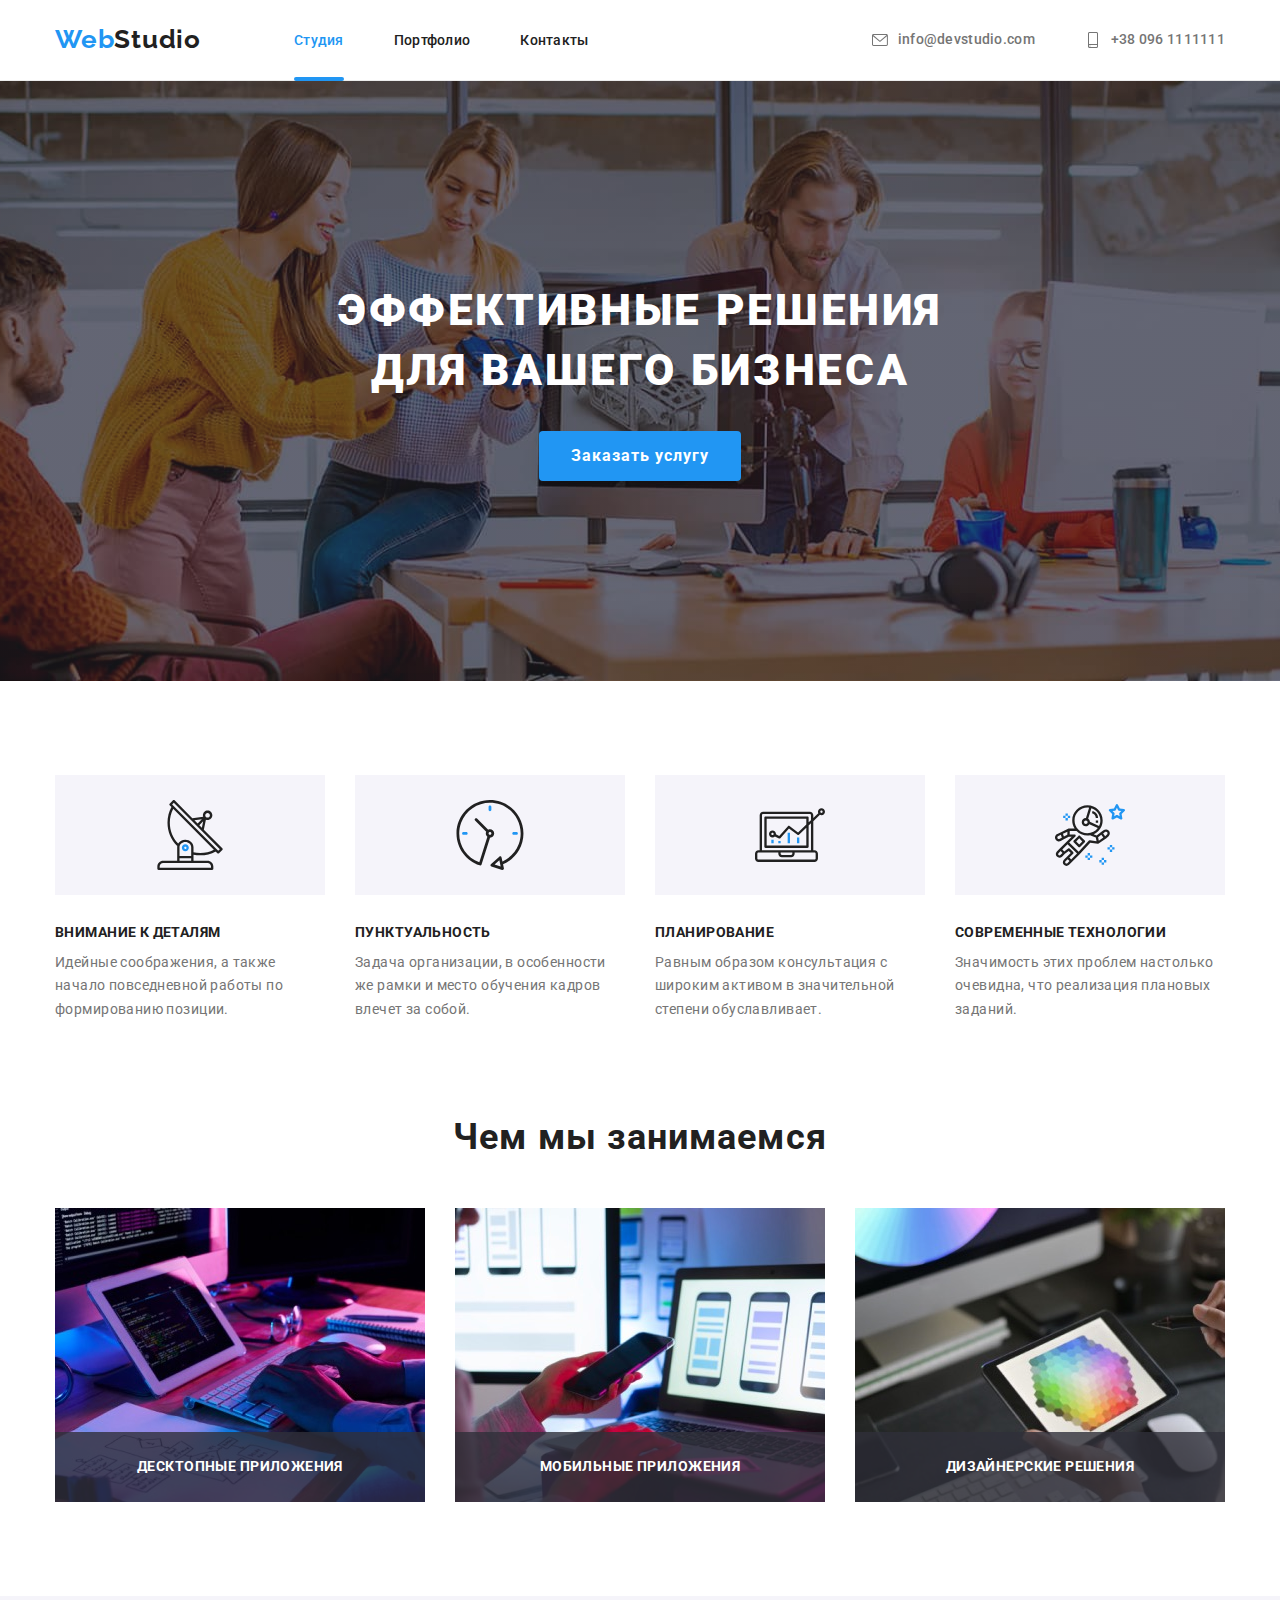
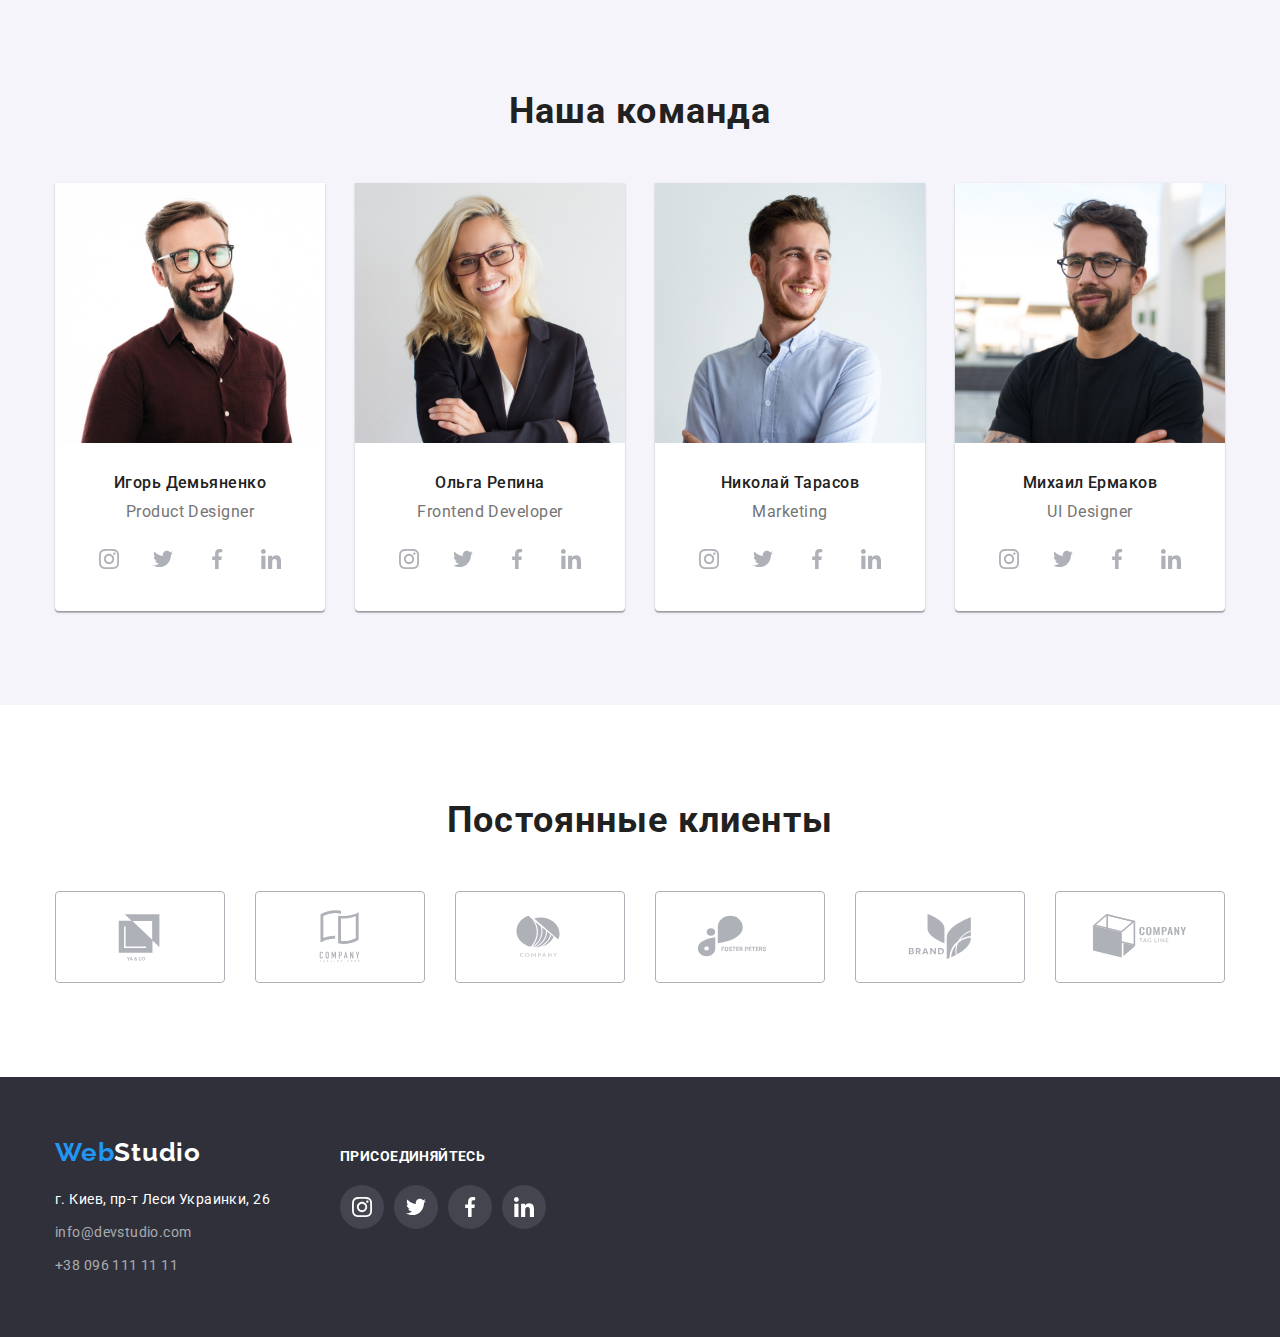
<file: index.html>
<!DOCTYPE html>
<html lang="ru">

<head>
    <meta charset="UTF-8">
    <meta http-equiv="X-UA-Compatible" content="IE=edge">
    <meta name="viewport" content="width=device-width, initial-scale=1.0">
    <title>WebStudio</title>
    <link rel="preconnect" href="https://fonts.googleapis.com">
    <link rel="preconnect" href="https://fonts.gstatic.com" crossorigin>
    <link
        href="https://fonts.googleapis.com/css2?family=Raleway:wght@700&family=Roboto:wght@400;500;700;900&display=swap"
        rel="stylesheet">
    <link rel="stylesheet"
        href="https://cdnjs.cloudflare.com/ajax/libs/modern-normalize/1.1.0/modern-normalize.min.css">
    <link rel="stylesheet" href="./css/styles.css">
</head>

<body>
    <header class="header">
        <div class="container main-nav">
            <nav class="header-nav">
                <a class="header-logo link" href="./index.html"> Web<span class="studio-logo">Studio</span> </a>
                <ul class="header-list list">
                    <li class="header-item"><a class="header-link link current" href="./index.html">Студия</a>
                    </li>
                    <li class="header-item"><a class="header-link link" href="./portfolio.html">Портфолио</a></li>
                    <li class="header-item"><a class="header-link link" href="">Контакты</a></li>
                </ul>
            </nav>

            <ul class="header-contact list">
                <li class="header-contact-item ">
                    <a class="header-mail link" href="mailto:info@devstudio.com">
                        <svg class="mail-icon" width="16" height="16">
                            <use href="./images/icons.svg#icon-envelope"></use>
                        </svg>
                        info@devstudio.com
                    </a>
                </li>
                <li class="header-contact-item">
                    <a class="header-tel link" href="tel:+380961111111">
                        <svg class="tel-icon" width="16" height="16">
                            <use href="./images/icons.svg#icon-telephone"></use>
                        </svg>
                        +38 096 1111111

                    </a>
                </li>
            </ul>
        </div>
    </header>

    <main>
        <section class="hero section">
            <div class="container">
                <h1 class="hero-title">Эффективные решения для вашего бизнеса</h1>

                <button type="button" class="hero-btn" data-modal-open>Заказать услугу</button>
                <div class="backdrop is-hidden" data-modal>
                    <div class="modal">
                        <button class="close-btn" data-modal-close>
                            <svg class="close-icon" width="18" height="18">
                                <use href="./images/icons.svg#icon-close">
                                </use>
                            </svg>
                        </button>
                    </div>

                </div>
            </div>
        </section>

        <section class="about section">
            <div class="container">
                <h2 class="about-title visually-hidden"> О нас</h2>
                <ul class="about-list list">
                    <li class="about-item">
                        <div class="icon-box">
                            <svg class="about-icon" width="70" height="70">
                                <use href="./images/icons.svg#icon-antenna">
                                </use>
                            </svg>
                        </div>
                        <h3 class="about-item-title">Внимание к деталям</h3>
                        <p class="about-item-text">Идейные соображения, а также начало повседневной работы по
                            формированию
                            позиции.</p>
                    </li>
                    <li class="about-item">
                        <div class="icon-box">
                            <svg class="about-icon" width="70" height="70">
                                <use href="./images/icons.svg#icon-clock">
                                </use>
                            </svg>
                        </div>
                        <h3 class="about-item-title">Пунктуальность</h3>
                        <p class="about-item-text">Задача организации, в особенности же рамки и место обучения кадров
                            влечет
                            за собой.</p>
                    </li>
                    <li class="about-item">
                        <div class="icon-box">
                            <svg class="about-icon" width="70" height="70">
                                <use href="./images/icons.svg#icon-diagram">
                                </use>
                            </svg>
                        </div>
                        <h3 class="about-item-title">Планирование</h3>
                        <p class="about-item-text">Равным образом консультация с широким активом в значительной степени
                            обуславливает.</p>
                    </li>
                    <li class="about-item">
                        <div class="icon-box">
                            <svg class="about-icon" width="70" height="70">
                                <use href="./images/icons.svg#icon-astronaut">
                                </use>
                            </svg>
                        </div>
                        <h3 class="about-item-title">Современные технологии</h3>
                        <p class="about-item-text">Значимость этих проблем настолько очевидна, что реализация плановых
                            заданий.</p>
                    </li>
                </ul>
            </div>
        </section>

        <section class="we-do section">
            <div class="container">
                <h2 class="we-do-title">Чем мы занимаемся</h2>
                <ul class="we-do-list list">
                    <li class="we-do-item">
                        <div class="we-do-thumb">
                            <img src="./images/we-do1.jpg" alt="Набор кода" width="370" height="294">

                            <div class="we-do-box">
                                <p class="we-do-text">
                                    Десктопные приложения
                                </p>
                            </div>
                        </div>
                    </li>
                    <li class="we-do-item">
                        <div class="we-do-thumb">
                            <img src="./images/we-do2.jpg" alt="Мобильные приложения на экране" width="370"
                                height="294">

                            <div class="we-do-box">
                                <p class="we-do-text">
                                    Мобильные приложения
                                </p>
                            </div>
                        </div>
                    </li>
                    <li class="we-do-item">
                        <img src="./images/we-do3.jpg" alt="Цветовая палитра" width="370" height="294">
                        <div class="we-do-thumb">
                            <div class="we-do-box">
                                <p class="we-do-text">
                                    Дизайнерские решения
                                </p>
                            </div>
                        </div>
                    </li>
                </ul>
            </div>
        </section>

        <section class="team section">
            <div class="container">
                <h2 class="team-title">Наша команда</h2>
                <ul class="team-list list">
                    <li class="team-item">
                        <img src="./images/team-img1.jpg" alt="Игорь из команды" width="270" height="260">
                        <div class="team-content">
                            <h3 class="team-name">Игорь Демьяненко</h3>
                            <p class="team-job" lang="en">Product Designer</p>
                            <ul class="team-social-list list">
                                <li class="team-social-item"><a class="team-social-link link" href="insta">
                                        <svg class="team-social-icon" width="20" height="20">
                                            <use href="./images/icons.svg#icon-instagram"></use>
                                        </svg> </a></li>
                                <li class="team-social-item"><a class="team-social-link link" href="tw"><svg
                                            class="team-social-icon" width="20" height="20">
                                            <use href="./images/icons.svg#icon-twitter"></use>
                                        </svg></a>
                                </li>
                                <li class="team-social-item"><a class="team-social-link link" href="fb"><svg
                                            class="team-social-icon" width="20" height="20">
                                            <use href="./images/icons.svg#icon-facebook"></use>
                                        </svg></a>
                                </li>
                                <li class="team-social-item"><a class="team-social-link link" href="linkedin"><svg
                                            class="team-social-icon" width="20" height="20">
                                            <use href="./images/icons.svg#icon-linkedin"></use>
                                        </svg></a>
                                </li>
                            </ul>
                        </div>

                    </li>
                    <li class="team-item"><img src="./images/team-img2.jpg" alt="Ольга из команды" width="270"
                            height="260">
                        <div class="team-content">
                            <h3 class="team-name">Ольга Репина</h3>
                            <p class="team-job" lang="en">Frontend Developer</p>
                            <ul class="team-social-list list">
                                <li class="team-social-item">
                                    <a class="team-social-link link" href="insta">
                                        <svg class="team-social-icon" width="20" height="20">
                                            <use href="./images/icons.svg#icon-instagram">
                                            </use>
                                        </svg>
                                    </a>
                                </li>
                                <li class="team-social-item">
                                    <a class="team-social-link link" href="tw"><svg class="team-social-icon" width="20"
                                            height="20">
                                            <use href="./images/icons.svg#icon-twitter">
                                            </use>
                                        </svg>
                                    </a>
                                </li>
                                <li class="team-social-item">
                                    <a class="team-social-link link" href="fb"><svg class="team-social-icon" width="20"
                                            height="20">
                                            <use href="./images/icons.svg#icon-facebook">
                                            </use>
                                        </svg>
                                    </a>
                                </li>
                                <li class="team-social-item">
                                    <a class="team-social-link link" href="linkedin"><svg class="team-social-icon"
                                            width="20" height="20">
                                            <use href="./images/icons.svg#icon-linkedin">
                                            </use>
                                        </svg>
                                    </a>
                                </li>
                            </ul>
                        </div>

                    </li>
                    <li class="team-item"><img src="./images/team-img3.jpg" alt="Николай из команды" width="270"
                            height="260">
                        <div class="team-content">
                            <h3 class="team-name">Николай Тарасов</h3>
                            <p class="team-job" lang="en">Marketing</p>
                            <ul class="team-social-list list">
                                <li class="team-social-item"><a class="team-social-link link" href="insta">
                                        <svg class="team-social-icon" width="20" height="20">
                                            <use href="./images/icons.svg#icon-instagram">
                                            </use>
                                        </svg> </a></li>
                                <li class="team-social-item"><a class="team-social-link link" href="tw"><svg
                                            class="team-social-icon" width="20" height="20">
                                            <use href="./images/icons.svg#icon-twitter">
                                            </use>
                                        </svg></a>
                                </li>
                                <li class="team-social-item"><a class="team-social-link link" href="fb"><svg
                                            class="team-social-icon" width="20" height="20">
                                            <use href="./images/icons.svg#icon-facebook">
                                            </use>
                                        </svg></a>
                                </li>
                                <li class="team-social-item"><a class="team-social-link link" href="linkedin"><svg
                                            class="team-social-icon" width="20" height="20">
                                            <use href="./images/icons.svg#icon-linkedin">
                                            </use>
                                        </svg></a></li>
                            </ul>
                        </div>

                    </li>
                    <li class="team-item">
                        <img src="./images/team-img4.jpg" alt="Михаил из команды" width="270" height="260">
                        <div class="team-content">
                            <h3 class="team-name">Михаил Ермаков</h3>
                            <p class="team-job" lang="en">UI Designer</p>
                            <ul class="team-social-list list">
                                <li class="team-social-item"><a class="team-social-link link" href="insta">
                                        <svg class="team-social-icon" width="20" height="20">
                                            <use href="./images/icons.svg#icon-instagram">
                                            </use>
                                        </svg> </a></li>
                                <li class="team-social-item"><a class="team-social-link link" href="tw"><svg
                                            class="team-social-icon" width="20" height="20">
                                            <use href="./images/icons.svg#icon-twitter">
                                            </use>
                                        </svg></a>
                                </li>
                                <li class="team-social-item"><a class="team-social-link link" href="fb"><svg
                                            class="team-social-icon" width="20" height="20">
                                            <use href="./images/icons.svg#icon-facebook">
                                            </use>
                                        </svg></a>
                                </li>
                                <li class="team-social-item"><a class="team-social-link link" href="linkedin"><svg
                                            class="team-social-icon" width="20" height="20">
                                            <use href="./images/icons.svg#icon-linkedin">
                                            </use>
                                        </svg></a></li>
                            </ul>
                        </div>

                    </li>
                </ul>
            </div>
        </section>

        <section class="clients section">
            <div class="container">
                <h2 class="clients-title">Постоянные клиенты</h2>
                <ul class="clients-list list">
                    <li class="clients-item">
                        <a class="clients-link link" href="">
                            <svg class="clients-icon" width="106" height="60">
                                <use href="./images/icons.svg#icon-Logo-1"></use>
                            </svg>
                        </a>
                    </li>
                    <li class="clients-item">
                        <a class="clients-link link" href="">
                            <svg class="clients-icon" width="106" height="60">
                                <use href="./images/icons.svg#icon-Logo-2"></use>
                            </svg>
                        </a>
                    </li>
                    <li class="clients-item">
                        <a class="clients-link link" href="">
                            <svg class="clients-icon" width="106" height="60">
                                <use href="./images/icons.svg#icon-Logo-3"></use>
                            </svg>
                        </a>
                    </li>
                    <li class="clients-item">
                        <a class="clients-link link" href="">
                            <svg class="clients-icon" width="106" height="60">
                                <use href="./images/icons.svg#icon-Logo-4"></use>
                            </svg>
                        </a>
                    </li>
                    <li class="clients-item">
                        <a class="clients-link link" href="">
                            <svg class="clients-icon" width="106" height="60">
                                <use href="./images/icons.svg#icon-Logo-5"></use>
                            </svg>
                        </a>
                    </li>
                    <li class="clients-item">
                        <a class="clients-link link" href="">
                            <svg class="clients-icon" width="106" height="60">
                                <use href="./images/icons.svg#icon-Logo-6"></use>
                            </svg>
                        </a>
                    </li>
                </ul>
            </div>
        </section>
    </main>

    <footer class="footer">
        <div class="footer-container container">
            <div class="footer-address-block">
                <a class="footer-logo link" href="./index.html">
                    Web<span class="footer-studio-logo">Studio</span></a>
                <address class="footer-address">
                    <ul class="footer-list list">
                        <li class="footer-item"><a class="footer-address-link link"
                                href=" https://goo.gl/maps/7TcgNuWg4YXk1nS88">
                                г.
                                Киев, пр-т Леси Украинки,
                                26</a></li>
                        <li class="footer-item">
                            <a class="footer-mail link" href="mailto:info@devstudio.com">info@devstudio.com</a></li>
                        <li class="footer-item">
                            <a class="footer-tel link" href="tel:+380961111111">+38 096 111 11 11</a></li>
                    </ul>
                </address>
            </div>

            <div class="social-footer">
                <p class="social-footer-title">Присоединяйтесь</p>
                <ul class="social-footer-list list">
                    <li class="social-footer-item">
                        <a href="" class="social-footer-link">
                            <svg class="social-footer-icon" width="20" height="20">
                                <use href="./images/icons.svg#icon-instagram">
                                </use>
                            </svg>
                        </a>
                    </li>
                    <li class="social-footer-item">
                        <a href="" class="social-footer-link">
                            <svg class="social-footer-icon" width="20" height="20">
                                <use href="./images/icons.svg#icon-twitter">
                                </use>
                            </svg>
                        </a>
                    </li>
                    <li class="social-footer-item">
                        <a href="" class="social-footer-link">
                            <svg class="social-footer-icon" width="20" height="20">
                                <use href="./images/icons.svg#icon-facebook">
                                </use>
                            </svg>
                        </a>
                    </li>
                    <li class="social-footer-item">
                        <a href="" class="social-footer-link">
                            <svg class="social-footer-icon" width="20" height="20">
                                <use href="./images/icons.svg#icon-linkedin">
                                </use>
                            </svg>
                        </a>
                    </li>
                </ul>
            </div>
        </div>
    </footer>

    <script src="./js/modal.js"></script>
</body>

</html>
</file>
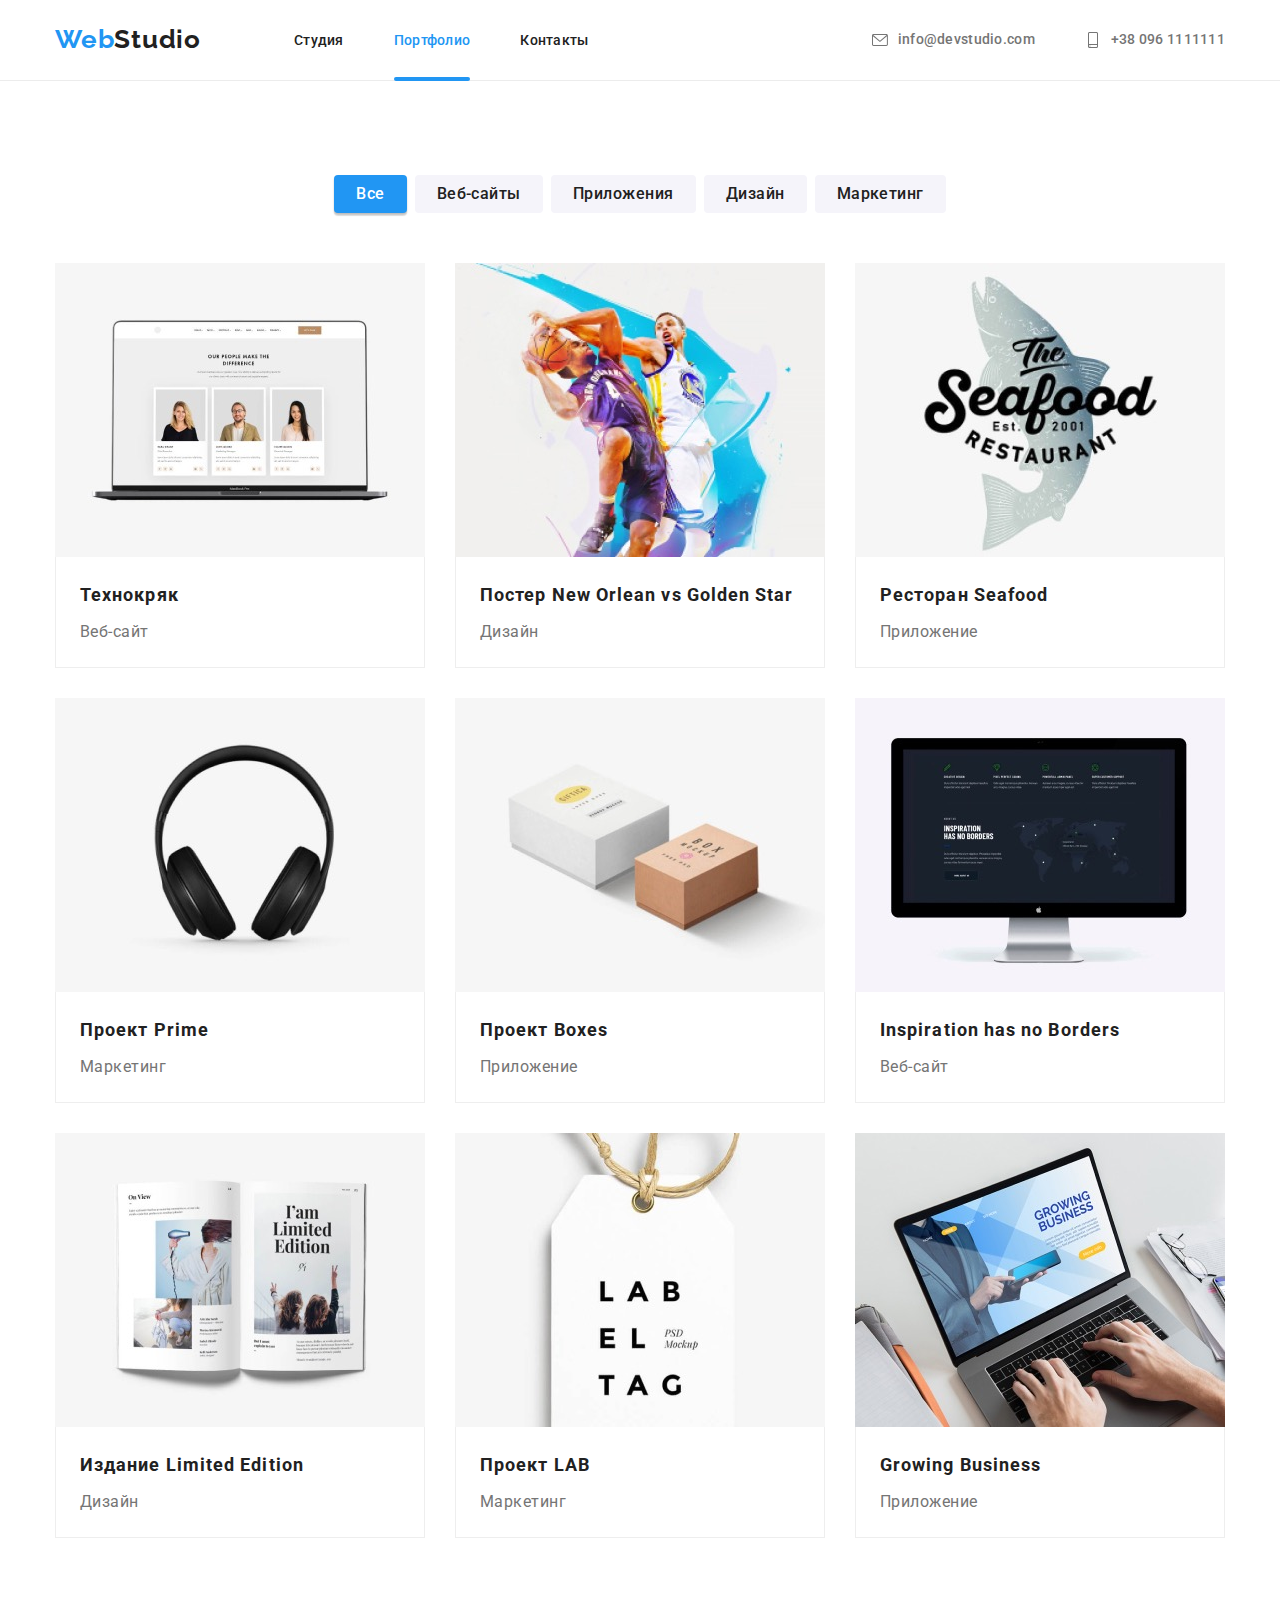
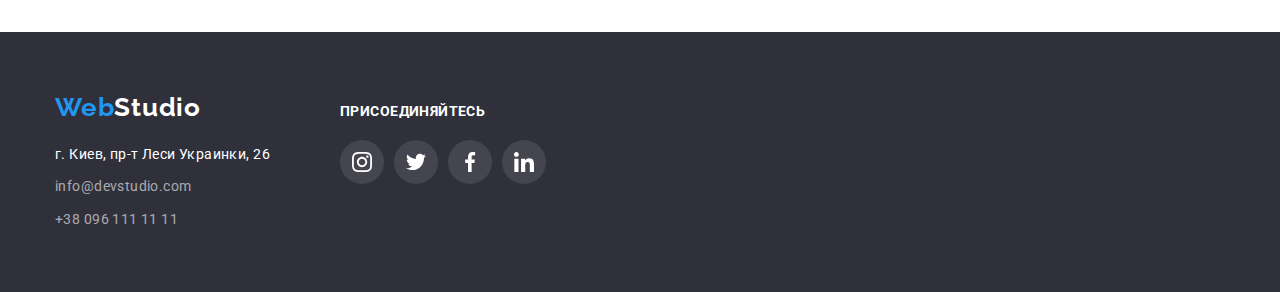
<file: portfolio.html>
<!DOCTYPE html>
<html lang="ru">

<head>
    <meta charset="UTF-8">
    <meta http-equiv="X-UA-Compatible" content="IE=edge">
    <meta name="viewport" content="width=device-width, initial-scale=1.0">
    <title>Портфолио</title>
    <link rel="preconnect" href="https://fonts.googleapis.com">
    <link rel="preconnect" href="https://fonts.gstatic.com" crossorigin>
    <link
        href="https://fonts.googleapis.com/css2?family=Raleway:wght@700&family=Roboto:wght@400;500;700;900&display=swap"
        rel="stylesheet">
    <link rel="stylesheet"
        href="https://cdnjs.cloudflare.com/ajax/libs/modern-normalize/1.1.0/modern-normalize.min.css">
    <link rel="stylesheet" href="./css/styles.css">
</head>

<body>
    <header class="header">
        <div class="container main-nav">
            <nav class="header-nav">
                <a class="header-logo link" href="./index.html"> Web<span class="studio-logo">Studio</span> </a>
                <ul class="header-list list">
                    <li class="header-item"><a class="header-link link" href="./index.html">Студия</a></li>
                    <li class="header-item"><a class="header-link link current" href="./portfolio.html">Портфолио</a>
                    </li>
                    <li class="header-item"><a class="header-link link" href="">Контакты</a></li>
                </ul>
            </nav>

            <ul class="header-contact list">
                <li class="header-contact-item ">
                    <a class="header-mail link" href="mailto:info@devstudio.com">
                        <svg class="mail-icon" width="16" height="16">
                            <use href="./images/icons.svg#icon-envelope"></use>
                        </svg>
                        info@devstudio.com
                    </a>
                </li>
                <li class="header-contact-item">
                    <a class="header-tel link" href="tel:+380961111111">
                        <svg class="tel-icon" width="16" height="16">
                            <use href="./images/icons.svg#icon-telephone"></use>
                        </svg>
                        +38 096 1111111

                    </a>
                </li>
            </ul>
        </div>
    </header>

    <main>

        <section class="products section">
            <h1 class="products-title visually-hidden">Наши продукты</h1>
            <div class="container">
                <ul class="products-nav list">
                    <li class="products-nav-item"><button class="products-nav-btn current-btn"
                            type="button">Все</button>
                    </li>
                    <li class="products-nav-item"><button class="products-nav-btn" type="button">Веб-сайты</button></li>
                    <li class="products-nav-item"><button class="products-nav-btn" type="button">Приложения</button>
                    </li>
                    <li class="products-nav-item"><button class="products-nav-btn" type="button">Дизайн</button></li>
                    <li class="products-nav-item"><button class="products-nav-btn" type="button">Маркетинг</button></li>
                </ul>


                <ul class="products-list list">

                    <li class="products-item">
                        <a class="products-link link" href="">
                            <div class="products-thumb">
                                <img src="./images/technocrack.jpg" alt="сайт Технокряк" width="370" height="294">
                                <div class="products-overlay">
                                    <p class="products-overlay-text">Технокряк это
                                        современная площадка
                                        распространения коронавируса. Компании
                                        используют эту платформу для цифрового шпионажа
                                        и атак на защищённые сервера
                                        конкурентов.</p>
                                </div>
                            </div>

                            <div class="border-wrap">
                                <h2 class="products-item-title">Технокряк</h2>
                                <p class="products-item-text">Веб-сайт</p>
                            </div>

                        </a>
                    </li>

                    <li class="products-item">
                        <a class="products-link link" href="">
                            <div class="products-thumb">
                                <img src="./images/poster-new-orleans.jpg" alt="постер New Orleans" width="370"
                                    height="294">
                                <div class="products-overlay">
                                    <p class="products-overlay-text">Технокряк это
                                        современная площадка
                                        распространения коронавируса. Компании
                                        используют эту платформу для цифрового шпионажа
                                        и атак на защищённые сервера
                                        конкурентов.</p>
                                </div>
                            </div>

                            <div class="border-wrap">
                                <h2 class="products-item-title">Постер <span lang="en">New Orlean vs Golden
                                        Star</span>
                                </h2>
                                <p class="products-item-text">Дизайн</p>
                            </div>
                        </a>
                    </li>

                    <li class="products-item"><a class="products-link link" href="">
                            <div class="products-thumb">
                                <img src="./images/seafood-rest.jpg" alt="лого приложения ресторана Seafood" width="370"
                                    height="294">
                                <div class="products-overlay">
                                    <p class="products-overlay-text">Технокряк это
                                        современная площадка
                                        распространения коронавируса. Компании
                                        используют эту платформу для цифрового шпионажа
                                        и атак на защищённые сервера
                                        конкурентов.</p>
                                </div>
                            </div>
                            <div class="border-wrap">
                                <h2 class="products-item-title">Ресторан <span lang="en">Seafood</span></h2>
                                <p class="products-item-text">Приложение</p>
                            </div>
                        </a>
                    </li>

                    <li class="products-item"><a class="products-link link" href="">
                            <div class="products-thumb">
                                <img src="./images/project-prime.jpg" alt="наушники" width="370" height="294">
                                <div class="products-overlay">
                                    <p class="products-overlay-text">Технокряк это
                                        современная площадка
                                        распространения коронавируса. Компании
                                        используют эту платформу для цифрового шпионажа
                                        и атак на защищённые сервера
                                        конкурентов.</p>
                                </div>
                            </div>
                            <div class="border-wrap">
                                <h2 class="products-item-title">Проект <span lang="en">Prime</span></h2>
                                <p class="products-item-text">Маркетинг</p>
                            </div>
                        </a>
                    </li>

                    <li class="products-item"><a class="products-link link" href="">
                            <div class="products-thumb">
                                <img src="./images/project-boxes.jpg" alt="проект boxes" width="370" height="294">
                                <div class="products-overlay">
                                    <p class="products-overlay-text">Технокряк это
                                        современная площадка
                                        распространения коронавируса. Компании
                                        используют эту платформу для цифрового шпионажа
                                        и атак на защищённые сервера
                                        конкурентов.</p>
                                </div>
                            </div>

                            <div class="border-wrap">
                                <h2 class="products-item-title">Проект <span lang="en">Boxes</span></h2>
                                <p class="products-item-text">Приложение</p>
                            </div>

                        </a>
                    </li>

                    <li class="products-item"><a class="products-link link" href="">
                            <div class="products-thumb">
                                <img src="./images/insp-no-borders.jpg" alt="сайт Inspiration has no Borders"
                                    width="370" height="294">
                                <div class="products-overlay">
                                    <p class="products-overlay-text">Технокряк это
                                        современная площадка
                                        распространения коронавируса. Компании
                                        используют эту платформу для цифрового шпионажа
                                        и атак на защищённые сервера
                                        конкурентов.</p>
                                </div>
                            </div>

                            <div class="border-wrap">
                                <h2 class="products-item-title" lang="en">Inspiration has no Borders</h2>
                                <p class="products-item-text">Веб-сайт</p>
                            </div>
                        </a>
                    </li>
                    <li class="products-item"><a class="products-link link" href="">
                            <div class="products-thumb">
                                <img src="./images/lim-edition.jpg" alt="фото журнала Limited Edition" width="370"
                                    height="294">
                                <div class="products-overlay">
                                    <p class="products-overlay-text">Технокряк это
                                        современная площадка
                                        распространения коронавируса. Компании
                                        используют эту платформу для цифрового шпионажа
                                        и атак на защищённые сервера
                                        конкурентов.</p>
                                </div>
                            </div>

                            <div class="border-wrap">
                                <h2 class="products-item-title">Издание <span lang="en">Limited Edition</span></h2>
                                <p class="products-item-text">Дизайн</p>
                            </div>
                        </a>
                    </li>

                    <li class="products-item"><a class="products-link link" href="">
                            <div class="products-thumb">
                                <img src="./images/project-lab.jpg" alt="лого проекта LAB" width="370" height="294">
                                <div class="products-overlay">
                                    <p class="products-overlay-text">Технокряк это
                                        современная площадка
                                        распространения коронавируса. Компании
                                        используют эту платформу для цифрового шпионажа
                                        и атак на защищённые сервера
                                        конкурентов.</p>
                                </div>
                            </div>

                            <div class="border-wrap">
                                <h2 class="products-item-title">Проект <span lang="en">LAB</span></h2>
                                <p class="products-item-text">Маркетинг</p>
                            </div>
                        </a>
                    </li>

                    <li class="products-item"><a class="products-link link" href="">
                            <div class="products-thumb">
                                <img src="./images/growing-business.jpg" alt="приложение Growing Business на компьютере"
                                    width="370" height="294">
                                <div class="products-overlay">
                                    <p class="products-overlay-text">Технокряк это
                                        современная площадка
                                        распространения коронавируса. Компании
                                        используют эту платформу для цифрового шпионажа
                                        и атак на защищённые сервера
                                        конкурентов.</p>
                                </div>
                            </div>

                            <div class="border-wrap">
                                <h2 class="products-item-title" lang="en">Growing Business</h2>
                                <p class="products-item-text">Приложение</p>
                            </div>

                        </a>
                    </li>
                </ul>
            </div>
        </section>

    </main>
    <footer class="footer">
        <div class="footer-container container">
            <div class="footer-address-block">
                <a class="footer-logo link" href="./index.html">
                    Web<span class="footer-studio-logo">Studio</span></a>
                <address class="footer-address">
                    <ul class="footer-list list">
                        <li class="footer-item"><a class="footer-address-link link"
                                href=" https://goo.gl/maps/7TcgNuWg4YXk1nS88">
                                г.
                                Киев, пр-т Леси Украинки,
                                26</a></li>
                        <li class="footer-item">
                            <a class="footer-mail link" href="mailto:info@devstudio.com">info@devstudio.com</a></li>
                        <li class="footer-item">
                            <a class="footer-tel link" href="tel:+380961111111">+38 096 111 11 11</a></li>
                    </ul>
                </address>
            </div>

            <div class="social-footer">
                <p class="social-footer-title">Присоединяйтесь</p>
                <ul class="social-footer-list list">
                    <li class="social-footer-item"><a href="" class="social-footer-link"> <svg
                                class="social-footer-icon" width="20" height="20">
                                <use href="./images/icons.svg#icon-instagram">
                                </use>
                            </svg> </a></li>
                    <li class="social-footer-item"><a href="" class="social-footer-link"> <svg
                                class="social-footer-icon" width="20" height="20">
                                <use href="./images/icons.svg#icon-twitter">
                                </use>
                            </svg></a></li>
                    <li class="social-footer-item"><a href="" class="social-footer-link">
                            <svg class="social-footer-icon" width="20" height="20">
                                <use href="./images/icons.svg#icon-facebook">
                                </use>
                            </svg>
                        </a></li>
                    <li class="social-footer-item"><a href="" class="social-footer-link">
                            <svg class="social-footer-icon" width="20" height="20">
                                <use href="./images/icons.svg#icon-linkedin">
                                </use>
                            </svg>
                        </a></li>
                </ul>
            </div>
        </div>
    </footer>
</body>

</html>
</file>
<file: css/styles.css>
:root {
  --white-color: #ffffff;
  --black-color: #212121;
  --gray-color: #757575;
  --ash-color: #f5f4fa;
  --light-gray-color: rgba(255, 255, 255, 0.6);
  --dark-gray-color: #2f303a;
  --accent-color: #2196f3;
  --btn-hover-color: #188ce8;
  --icons-gray: #afb1b8;

  --cubic: cubic-bezier(0.4, 0, 0.2, 1);
  --transition-time: 250ms;
}

/* .............UTILITIES................ */

.visually-hidden {
  position: absolute;
  width: 1px;
  height: 1px;
  margin: -1px;
  border: 0;
  padding: 0;
  white-space: nowrap;
  clip-path: inset(100%);
  clip: rect(0 0 0 0);
  overflow: hidden;
}

a {
  text-decoration: none;
}

p,
h1,
h2,
h3,
h4,
h5,
h6 {
  margin: 0;
}

ul {
  margin: 0;
  padding: 0;
}

body {
  font-family: "Roboto", sans-serif;
  color: var(--black-color);
}

img {
  display: block;
  max-width: 100%;
  height: auto;
}

button {
  cursor: pointer;
}

.list {
  list-style: none;
}

.link {
  text-decoration: none;
}

.section {
  padding-top: 94px;
  padding-bottom: 94px;
}

.container {
  width: 1200px;
  padding: 0 15px;
  margin: 0 auto;
}

/* .............LOGO................ */

.header-logo,
.footer-logo {
  font-family: "Raleway", sans-serif;
  font-weight: 700;
  font-size: 26px;
  line-height: 1.19;
  letter-spacing: 0.03em;
  color: var(--accent-color);
}

.header-logo {
  display: block;
  padding-top: 24px;
  padding-bottom: 25px;
  margin-right: 93px;
}

.studio-logo {
  font-family: "Raleway", sans-serif;
  font-weight: 700;
  font-size: 26px;
  line-height: 1.19;
  letter-spacing: 0.03em;
  color: var(--black-color);
}

.footer-studio-logo {
  font-family: "Raleway", sans-serif;
  font-weight: 700;
  font-size: 26px;
  line-height: 1.19;
  letter-spacing: 0.03em;
  color: var(--white-color);
}

/* ----------------------- STUDIO --------------------- */

/* .............HEADER................ */

.header {
  border-bottom: 1px solid #ececec;
}

.main-nav,
.header-list {
  display: flex;
  align-items: center;
}

.header-nav {
  display: flex;
  margin-right: auto;
}

.header-link.current:after {
  content: "";
  position: absolute;
  bottom: -1px;
  left: 0;

  width: 100%;
  height: 4px;

  background: var(--accent-color);
  border-radius: 2px;
}

.header-item:not(:last-child) {
  margin-right: 50px;
}

.header-link {
  transition: color var(--transition-time) var(--cubic);

  position: relative;
  padding: 32px 0 32px 0;

  font-weight: 500;
  font-size: 14px;
  line-height: 1.14;
  letter-spacing: 0.02em;
  color: var(--black-color);
}

.header-contact {
  display: flex;
}

.header-contact-item:not(:last-child) {
  margin-right: 50px;
}

.header-contact-item {
  display: flex;
  align-items: center;
}

.header-link:hover,
.header-link:focus,
.header-mail:hover,
.header-mail:focus,
.header-tel:hover,
.header-tel:focus,
.header-list .link.current {
  color: var(--accent-color);
}

.header-link:hover,
.header-link:focus,
.header-mail:hover,
.header-mail:focus,
.header-tel:hover,
.header-tel:focus {
  transform: color;

  color: var(--accent-color);
}

.header-mail,
.header-tel {
  transition: color var(--transition-time) var(--cubic);

  display: flex;
  padding: 32px 0 32px 0;
  font-weight: 500;
  font-size: 14px;
  line-height: 1.14;
  letter-spacing: 0.02em;
  color: var(--gray-color);
}

.mail-icon,
.tel-icon {
  margin-right: 10px;
  fill: currentColor;
}

/* .............HERO................ */

.hero {
  margin-left: auto;
  margin-right: auto;

  background-color: var(--dark-gray-color);
  background-image: linear-gradient(
      rgba(47, 48, 58, 0.4),
      rgba(47, 48, 58, 0.4)
    ),
    url(../images/hero-bg.jpg);
  background-repeat: no-repeat;
  background-position: center;
  background-size: cover;
  max-width: 1600px;
}

.hero.section {
  padding-top: 200px;
  padding-bottom: 200px;
}

.hero-title {
  margin-bottom: 30px;
  margin-left: auto;
  margin-right: auto;
  max-width: 696px;

  font-weight: 900;
  font-size: 44px;
  line-height: 1.36;
  text-align: center;
  letter-spacing: 0.06em;
  text-transform: uppercase;
  color: var(--white-color);
}

.hero-btn {
  transition: background-color var(--transition-time) var(--cubic);

  display: flex;
  margin-left: auto;
  margin-right: auto;
  padding: 10px 32px;

  font-family: inherit;
  font-weight: 700;
  font-size: 16px;
  line-height: 1.87;
  display: flex;
  align-items: center;
  text-align: center;
  letter-spacing: 0.06em;

  background-color: var(--accent-color);
  color: var(--white-color);
  box-shadow: 0px 4px 4px rgba(0, 0, 0, 0.15);
  border-radius: 4px;
  border: none;
}

.hero-btn:hover,
.hero-btn:focus {
  transform: background-color;

  background-color: var(--btn-hover-color);
}

/* .............MODAL............... */

.backdrop {
  position: fixed;
  left: 0px;
  top: 0px;
  z-index: 999;

  opacity: 1;
  transition: opacity var(--transition-time) var(--cubic);

  width: 100%;
  height: 100%;

  background: rgba(0, 0, 0, 0.2);
}

.backdrop.is-hidden {
  visibility: 0;
  opacity: 0;
  pointer-events: none;
}

.backdrop.is-hidden .modal {
  transform: translate(-50%, -50%) scale(0.5);
}

.modal {
  position: absolute;
  top: 50%;
  left: 50%;

  transform: translate(-50%, -50%) scale(1);
  transition: transform var(--transition-time) var(--cubic);

  min-height: 581px;
  min-width: 528px;

  background: var(--white-color);
  box-shadow: 0px 1px 3px rgba(0, 0, 0, 0.12), 0px 1px 1px rgba(0, 0, 0, 0.14),
    0px 2px 1px rgba(0, 0, 0, 0.2);
  border-radius: 4px;
}

.close-btn {
  position: absolute;
  top: 8px;
  right: 8px;

  width: 30px;
  height: 30px;

  background: #ffffff;
  border: 1px solid rgba(0, 0, 0, 0.1);
  border-radius: 50%;
}

.close-icon {
  position: absolute;
  top: 50%;
  left: 50%;
  transform: translate(-50%, -50%);

  fill: var(--black-color);
}

/* .............ABOUT................ */

.about-list {
  display: flex;
}

.about-item {
  flex-basis: calc((100% - 60px) / 4);
}

.about-item:not(:last-child) {
  margin-right: 30px;
}

.about-item-title {
  margin-bottom: 10px;

  font-weight: 700;
  font-size: 14px;
  line-height: 1.14;
  letter-spacing: 0.03em;
  text-transform: uppercase;
  color: var(--black-color);
}

.about-item-text {
  font-size: 14px;
  line-height: 1.71;
  letter-spacing: 0.03em;
  color: var(--gray-color);
}

.icon-box {
  display: flex;
  justify-content: center;
  align-items: center;
  margin-bottom: 30px;
  width: 270px;
  height: 120px;
  background-color: var(--ash-color);
}

/* .............WHAT WE DO................ */

.we-do.section {
  padding-top: 0px;
}

.we-do-title {
  margin-bottom: 50px;

  font-weight: 700;
  font-size: 36px;
  line-height: 1.17;
  text-align: center;
  letter-spacing: 0.03em;
  color: var(--black-color);
}

.we-do-list {
  display: flex;
}

.we-do-item:not(:last-child) {
  margin-right: 30px;
}

.we-do-item {
  flex-basis: calc((100% - 60px) / 3);
}

.we-do-thumb {
  position: relative;
}

.we-do-box {
  position: absolute;
  bottom: 0;
  left: 0;
  width: 370px;
  height: 70px;

  display: flex;
  justify-content: center;
  align-items: center;

  background: rgba(47, 48, 58, 0.8);
}

.we-do-text {
  font-weight: 700;
  font-size: 14px;
  line-height: 1.14;
  letter-spacing: 0.03em;
  text-transform: uppercase;

  color: var(--white-color);
}

/* .............TEAM................ */

.team {
  background-color: var(--ash-color);
}

.team-title {
  margin-bottom: 50px;

  font-weight: 700;
  font-size: 36px;
  line-height: 1.17;
  text-align: center;
  letter-spacing: 0.03em;
  color: var(--black-color);
}

.team-list {
  display: flex;
}

.team-item {
  flex-basis: calc((100% - 60px) / 4);

  background-color: var(--white-color);
  box-shadow: 0px 1px 3px rgba(0, 0, 0, 0.12), 0px 1px 1px rgba(0, 0, 0, 0.14),
    0px 2px 1px rgba(0, 0, 0, 0.2);
  border-radius: 0px 0px 4px 4px;
}

.team-item:not(:last-child) {
  margin-right: 30px;
}

.team-content {
  padding: 30px 32px;
  text-align: center;
}

.team-name {
  margin-bottom: 10px;

  font-weight: 500;
  font-size: 16px;
  line-height: 1.19;
  letter-spacing: 0.03em;
  color: var(--black-color);
}

.team-job {
  margin-bottom: 16px;

  font-size: 16px;
  line-height: 1.19;
  letter-spacing: 0.03em;
  color: var(--gray-color);
}

.team-social-list {
  display: flex;
  justify-content: center;
}

.team-social-item {
  width: 44px;
  height: 44px;
}

.team-social-item:not(:last-child) {
  margin-right: 10px;
}

.team-social-link {
  transition: background-color var(--transition-time) var(--cubic);

  display: flex;
  align-items: center;
  justify-content: center;

  width: 100%;
  height: 100%;
  border-radius: 50%;
}

.team-social-link:hover,
.team-social-link:focus {
  transform: background-color;

  background-color: var(--accent-color);
}

.team-social-link:hover .team-social-icon,
.team-social-link:focus .team-social-icon {
  transform: fill;

  fill: var(--white-color);
}

.team-social-icon {
  transition: fill var(--transition-time) var(--cubic);

  fill: var(--icons-gray);
}

/* .............CLIENTS................ */

.clients-title {
  margin-bottom: 50px;

  font-weight: 700;
  font-size: 36px;
  line-height: 1.17;
  text-align: center;
  letter-spacing: 0.03em;
  color: var(--black-color);
}

.clients-list {
  display: flex;
}

.clients-item {
  display: flex;
  justify-content: center;
  align-items: center;
}

.clients-item:not(:last-child) {
  margin-right: 30px;
}

.clients-link {
  transition: border var(--transition-time) var(--cubic),
    color var(--transition-time) var(--cubic);

  display: flex;
  justify-content: center;
  align-items: center;

  width: 170px;
  height: 92px;

  color: var(--icons-gray);
  border: 1px solid var(--icons-gray);
  border-radius: 4px;
}

.clients-link:hover,
.clients-link:focus {
  transform: border-color, color;

  border-color: var(--accent-color);
  color: var(--accent-color);
}

.clients-icon {
  transition: fill var(--transition-time) var(--cubic);

  fill: currentColor;
}

/* .............FOOTER................ */

.footer {
  background-color: var(--dark-gray-color);
}

.footer {
  display: flex;
  padding-top: 60px;
  padding-bottom: 60px;
}

.footer-container {
  display: flex;
  align-items: baseline;
}

.footer-address-block {
  max-width: 231px;
  margin-right: 70px;
}

.footer-logo {
  display: flex;
  margin-bottom: 20px;
}

.footer-item:not(:last-child) {
  margin-bottom: 9px;
}

.footer-address-link {
  display: flex;
  font-style: normal;
  font-size: 14px;
  line-height: 1.71;
  letter-spacing: 0.03em;
  color: var(--white-color);
}

.footer-mail,
.footer-tel {
  transition: color var(--transition-time) var(--cubic);

  font-style: normal;
  font-size: 14px;
  line-height: 1.71;
  letter-spacing: 0.03em;
  color: var(--light-gray-color);
}

.footer-mail:hover,
.footer-mail:focus,
.footer-tel:hover,
.footer-tel:focus {
  transform: color;

  color: var(--accent-color);
}

.social-footer-title {
  display: flex;
  margin-bottom: 20px;
  font-weight: 700;
  font-size: 14px;
  line-height: 1.14;
  letter-spacing: 0.03em;
  text-transform: uppercase;
  color: var(--white-color);
}

.social-footer-list {
  display: flex;
}

.social-footer-item {
  width: 44px;
  height: 44px;
}

.social-footer-item:not(:last-child) {
  margin-right: 10px;
}

.social-footer-link {
  transition: background-color var(--transition-time) var(--cubic);

  width: 100%;
  height: 100%;
  border-radius: 50%;

  display: flex;
  align-items: center;
  justify-content: center;
  background-color: rgba(255, 255, 255, 0.1);
}

.social-footer-link:hover,
.social-footer-link:focus {
  transform: background-color;

  background-color: var(--accent-color);
}

.social-footer-icon {
  fill: var(--white-color);
}

/* ----------------------- PORTFOLIO --------------------- */

/* .............PRODUCTS................ */

.products-nav {
  display: flex;
  justify-content: center;
  margin-bottom: 50px;
}

.products-nav-item:not(:last-child) {
  margin-right: 8px;
}

.products-nav-btn {
  transition: background-color var(--transition-time) var(--cubic),
    color var(--transition-time) var(--cubic),
    box-shadow var(--transition-time) var(--cubic);

  padding: 6px 22px 6px 22px;

  font-family: inherit;
  font-weight: 500;
  font-size: 16px;
  line-height: 1.62;
  text-align: center;
  letter-spacing: 0.03em;
  border-radius: 4px;
  outline: none;
  border: none;

  color: var(--black-color);
  background-color: var(--ash-color);
}

.products-nav-btn:hover,
.products-nav-btn:focus,
.products-nav .products-nav-btn.current-btn {
  transform: background-color, color, box-shadow;

  color: var(--white-color);
  background: var(--accent-color);
  box-shadow: 0px 3px 1px rgba(0, 0, 0, 0.1), 0px 1px 2px rgba(0, 0, 0, 0.08),
    0px 2px 2px rgba(0, 0, 0, 0.12);
}

.products-list {
  display: flex;
  flex-wrap: wrap;
}

.products-item {
  flex-basis: calc((100% - 60px) / 3);
  margin-right: 30px;
  margin-bottom: 30px;
}

.products-item:hover {
  box-shadow: 0px 1px 1px rgba(0, 0, 0, 0.12), 0px 4px 4px rgba(0, 0, 0, 0.06),
    1px 4px 6px rgba(0, 0, 0, 0.16);
}

.products-link {
  display: block;

  transition: box-shadow var(--transition-time) var(--cubic);
}

.products-link:hover,
.products-link:focus {
  box-shadow: 0px 1px 1px rgba(0, 0, 0, 0.12), 0px 4px 4px rgba(0, 0, 0, 0.06),
    1px 4px 6px rgba(0, 0, 0, 0.16);
}

.products-item:nth-child(3n) {
  margin-right: 0;
}

.products-item:nth-last-child(-n + 3) {
  margin-bottom: 0px;
}

.products-thumb {
  position: relative;
  overflow: hidden;
}

.products-overlay {
  position: absolute;
  width: 100%;
  height: 100%;
  top: 0;
  left: 0;

  background-color: rgba(33, 150, 243, 0.9);
}

.products-overlay-text {
  position: absolute;
  top: 0;
  left: 0;

  opacity: 0;

  padding: 63px 24px;
  font-size: 18px;
  line-height: 1.56;
  letter-spacing: 0.03em;

  color: var(--white-color);
}

.products-overlay,
.products-overlay-text {
  transform: translateY(101%);
  transition: transform var(--transition-time) var(--cubic);
}

.products-item:hover .products-overlay,
.products-item:hover .products-overlay-text,
.products-link:focus .products-overlay,
.products-link:focus .products-overlay-text {
  transform: translateY(0);
  opacity: 1;
}

.border-wrap {
  border: 1px solid #eeeeee;
  border-top: 0px;
  padding: 20px 24px;
}

.products-item-title {
  margin-bottom: 4px;

  font-weight: 700;
  font-size: 18px;
  line-height: 2;
  letter-spacing: 0.06em;
  color: var(--black-color);
}

.products-item-text {
  font-weight: 400;
  font-size: 16px;
  line-height: 1.87;
  letter-spacing: 0.03em;
  color: var(--gray-color);
}
</file>
